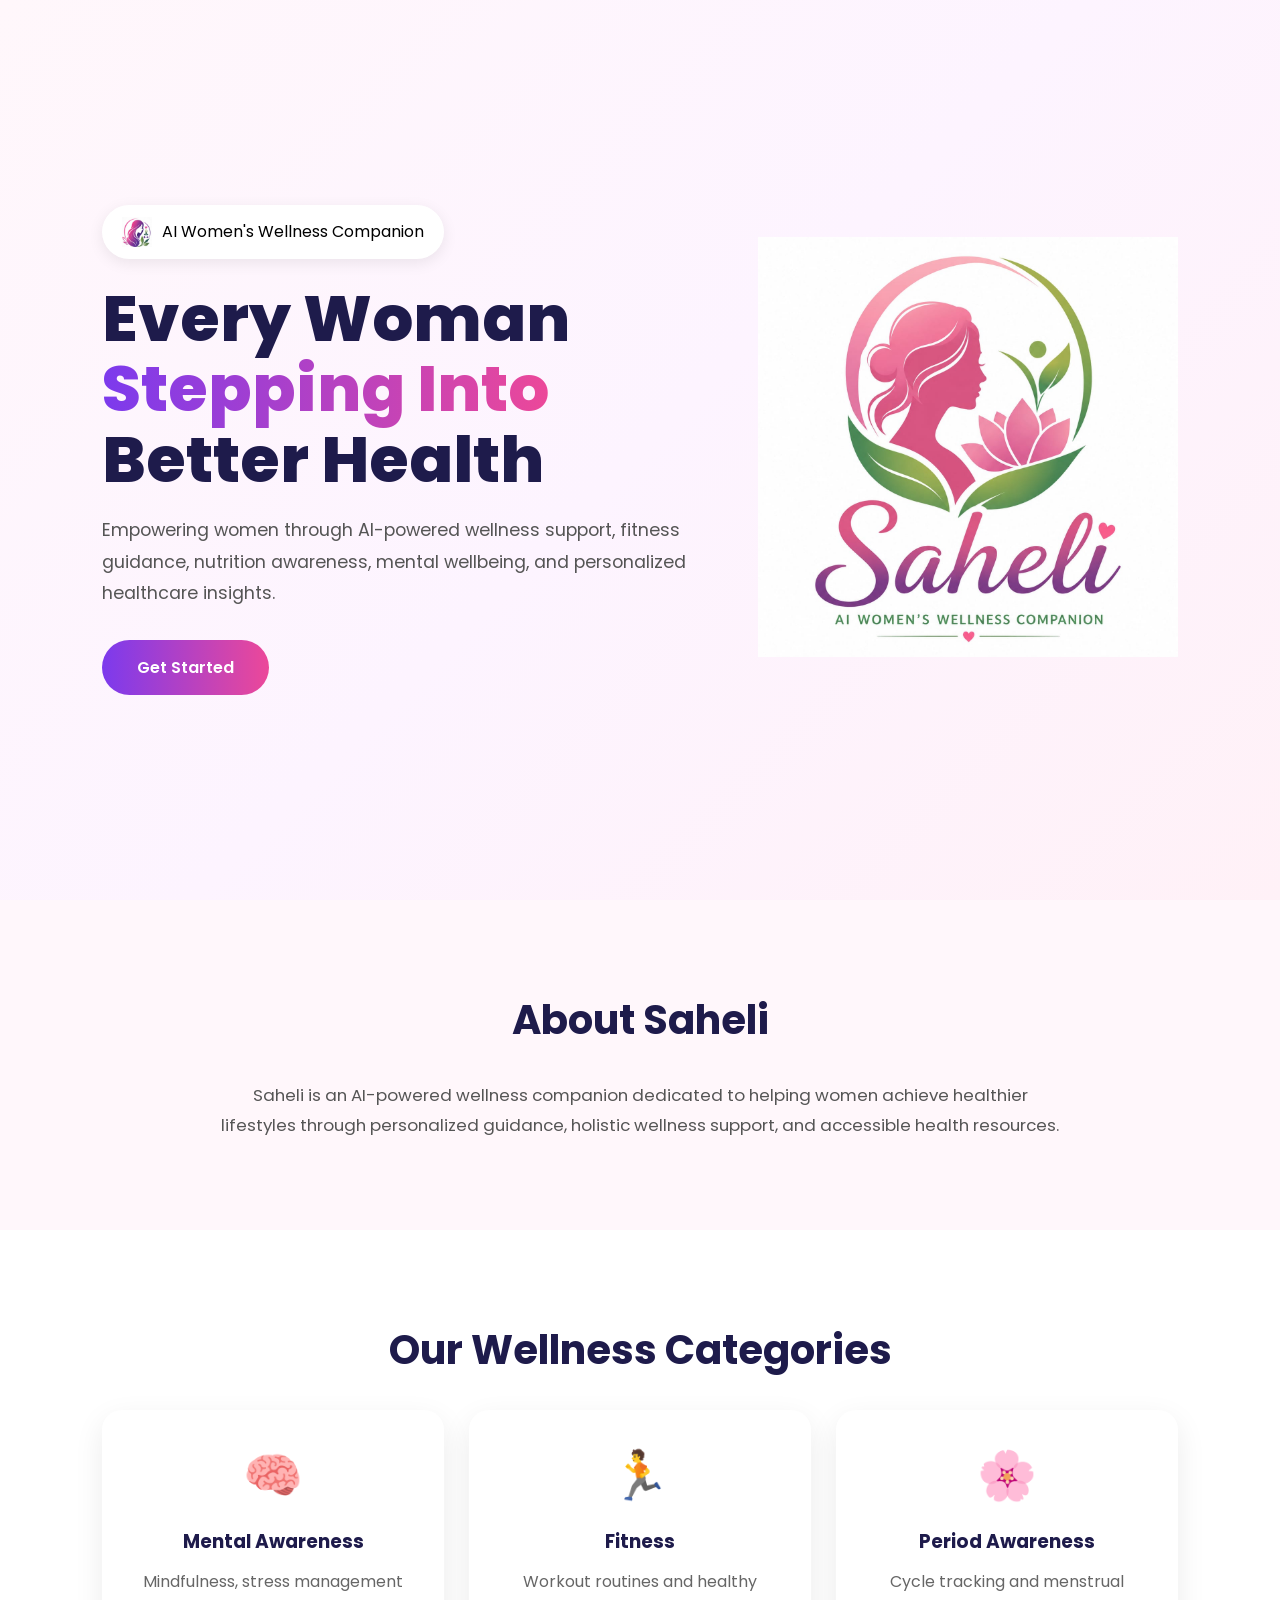
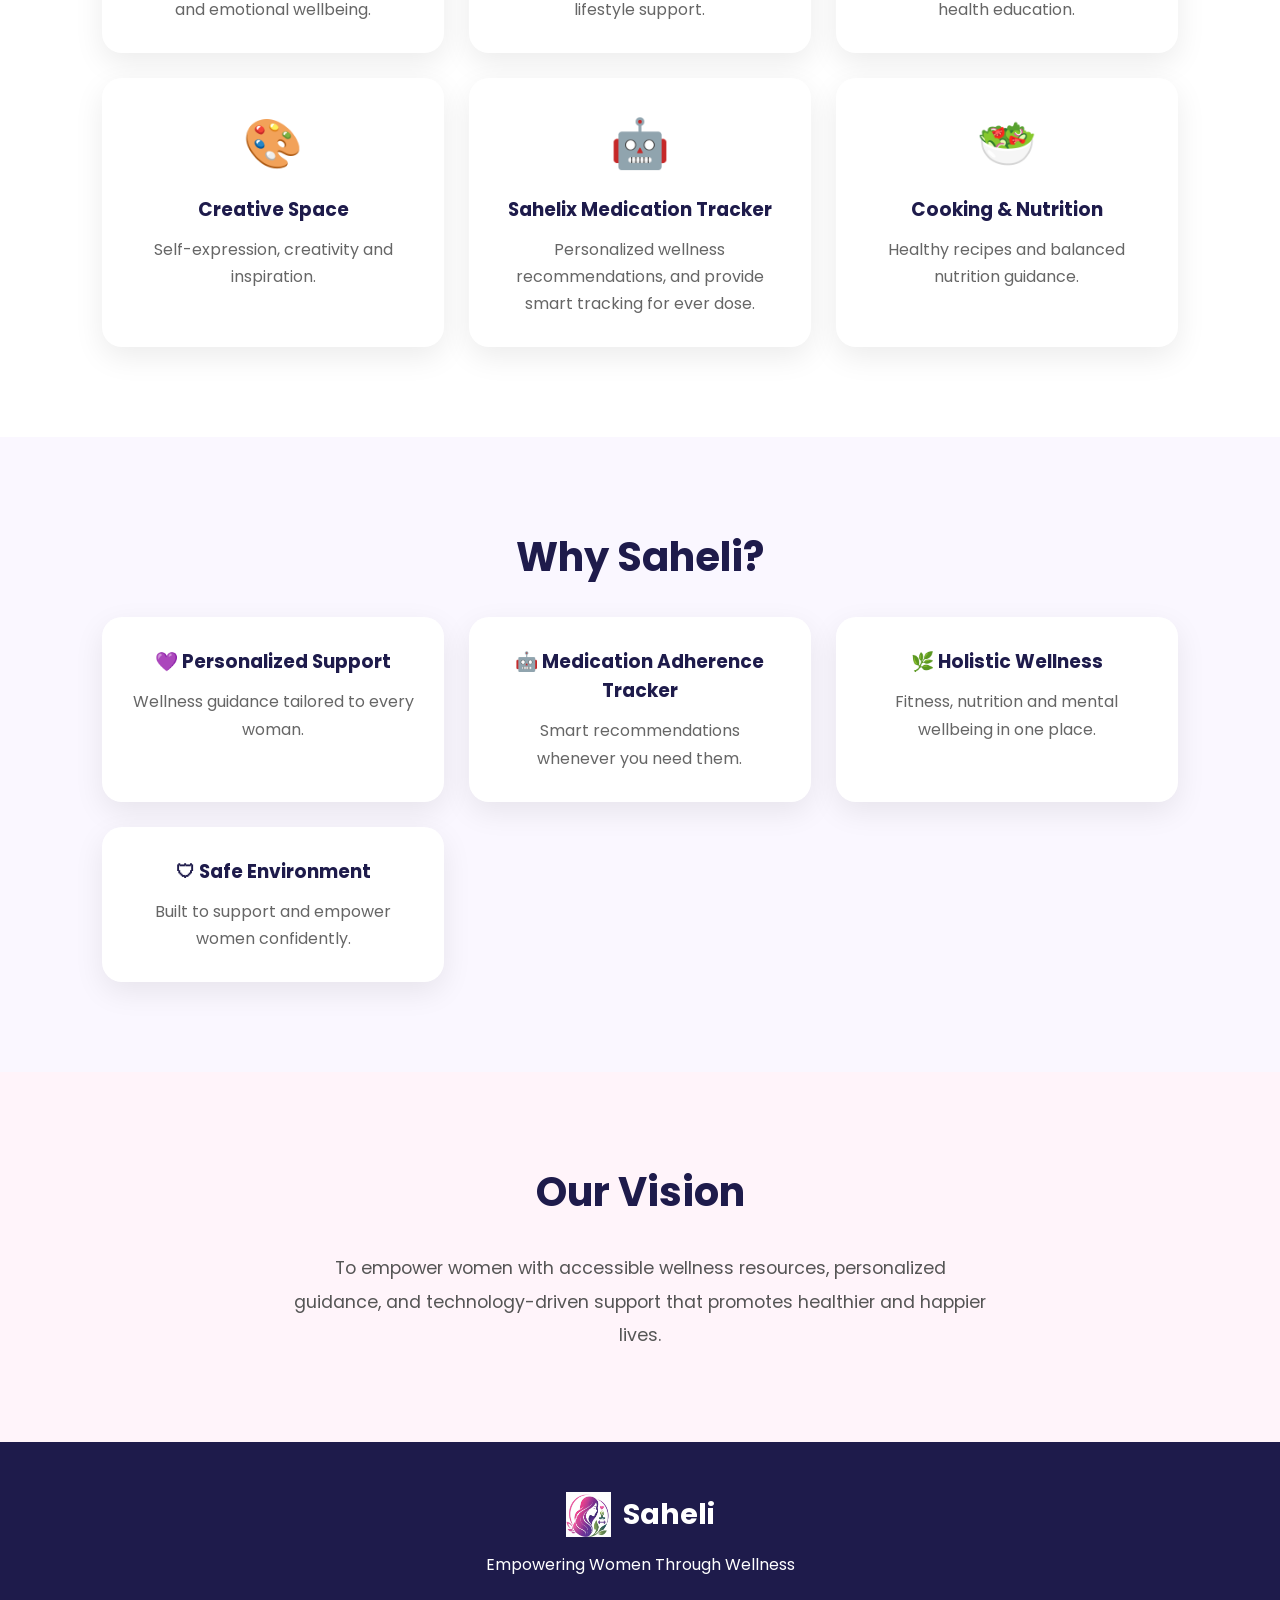
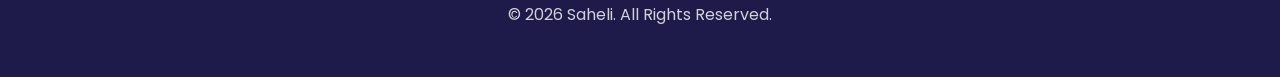
<file: index.html>
<!DOCTYPE html>
<html lang="en">

<head>
  <meta charset="UTF-8" />
  <meta name="viewport" content="width=device-width, initial-scale=1.0" />

  <title>Saheli - Women's Wellness Companion</title>

  <link href="https://fonts.googleapis.com/css2?family=Poppins:wght@300;400;500;600;700;800&display=swap" rel="stylesheet">

  <link rel="stylesheet" href="https://unpkg.com/aos@2.3.1/dist/aos.css" />

  <link rel="stylesheet" href="style.css">
</head>

<body>

  <!-- HERO -->

  <section class="hero">

    <div class="hero-content">

      <div class="badge" data-aos="fade-down">
        <img src="l.jpeg" alt="Saheli Logo">
        <span>AI Women's Wellness Companion</span>
      </div>

      <h1 data-aos="fade-up">
        Every Woman <br>
        <span>Stepping Into</span> <br>
        Better Health
      </h1>

      <p data-aos="fade-up" data-aos-delay="200">
        Empowering women through AI-powered wellness support,
        fitness guidance, nutrition awareness, mental wellbeing,
        and personalized healthcare insights.
      </p>

      <a href="home.html " ><button class="btn" data-aos="fade-up" data-aos-delay="400">
        Get Started
      </button></a>

    </div>

    <div class="hero-image" data-aos="zoom-in">
      <img src="h.jpeg" alt="Saheli">
    </div>

  </section>

  <!-- ABOUT -->

  <section class="about">

    <h2 data-aos="fade-up">About Saheli</h2>

    <p data-aos="fade-up" data-aos-delay="200">
      Saheli is an AI-powered wellness companion dedicated to helping women
      achieve healthier lifestyles through personalized guidance, holistic
      wellness support, and accessible health resources.
    </p>

  </section>

  <!-- CATEGORIES -->

  <section class="categories">

    <h2 data-aos="fade-up">Our Wellness Categories</h2>

    <div class="cards">

      <div class="card" data-aos="fade-up">
        <div class="icon">🧠</div>
        <h3>Mental Awareness</h3>
        <p>Mindfulness, stress management and emotional wellbeing.</p>
      </div>

      <div class="card" data-aos="fade-up" data-aos-delay="100">
        <div class="icon">🏃</div>
        <h3>Fitness</h3>
        <p>Workout routines and healthy lifestyle support.</p>
      </div>

      <div class="card" data-aos="fade-up" data-aos-delay="200">
        <div class="icon">🌸</div>
        <h3>Period Awareness</h3>
        <p>Cycle tracking and menstrual health education.</p>
      </div>

      <div class="card" data-aos="fade-up" data-aos-delay="300">
        <div class="icon">🎨</div>
        <h3>Creative Space</h3>
        <p>Self-expression, creativity and inspiration.</p>
      </div>

      <div class="card" data-aos="fade-up" data-aos-delay="400">
        <div class="icon">🤖</div>
        <h3>Sahelix Medication Tracker</h3>
        <p>Personalized wellness recommendations, and provide smart tracking for ever dose.</p>
      </div>

      <div class="card" data-aos="fade-up" data-aos-delay="500">
        <div class="icon">🥗</div>
        <h3>Cooking & Nutrition</h3>
        <p>Healthy recipes and balanced nutrition guidance.</p>
      </div>

    </div>

  </section>

  <!-- WHY SAHELI -->

  <section class="why">

    <h2 data-aos="fade-up">Why Saheli?</h2>

    <div class="cards">

      <div class="card" data-aos="fade-up">
        <h3>💜 Personalized Support</h3>
        <p>Wellness guidance tailored to every woman.</p>
      </div>

      <div class="card" data-aos="fade-up" data-aos-delay="100">
        <h3>🤖 Medication Adherence Tracker</h3>
        <p>Smart recommendations whenever you need them.</p>
      </div>

      <div class="card" data-aos="fade-up" data-aos-delay="200">
        <h3>🌿 Holistic Wellness</h3>
        <p>Fitness, nutrition and mental wellbeing in one place.</p>
      </div>

      <div class="card" data-aos="fade-up" data-aos-delay="300">
        <h3>🛡 Safe Environment</h3>
        <p>Built to support and empower women confidently.</p>
      </div>

    </div>

  </section>

  <!-- VISION -->

  <section class="vision">

    <h2 data-aos="fade-up">Our Vision</h2>

    <p data-aos="fade-up" data-aos-delay="200">
      To empower women with accessible wellness resources,
      personalized guidance, and technology-driven support
      that promotes healthier and happier lives.
    </p>

  </section>

  <!-- FOOTER -->

  <footer>

    <div class="footer-brand">

      <img src="l.jpeg" alt="logo">

      <h3>Saheli</h3>

    </div>

    <p>Empowering Women Through Wellness</p>

    <p class="copyright">
      © 2026 Saheli. All Rights Reserved.
    </p>

  </footer>

  <script src="https://unpkg.com/aos@2.3.1/dist/aos.js"></script>

  <script>
    AOS.init({
      duration: 1000,
      once: true
    });
  </script>

</body>

</html>
</file>
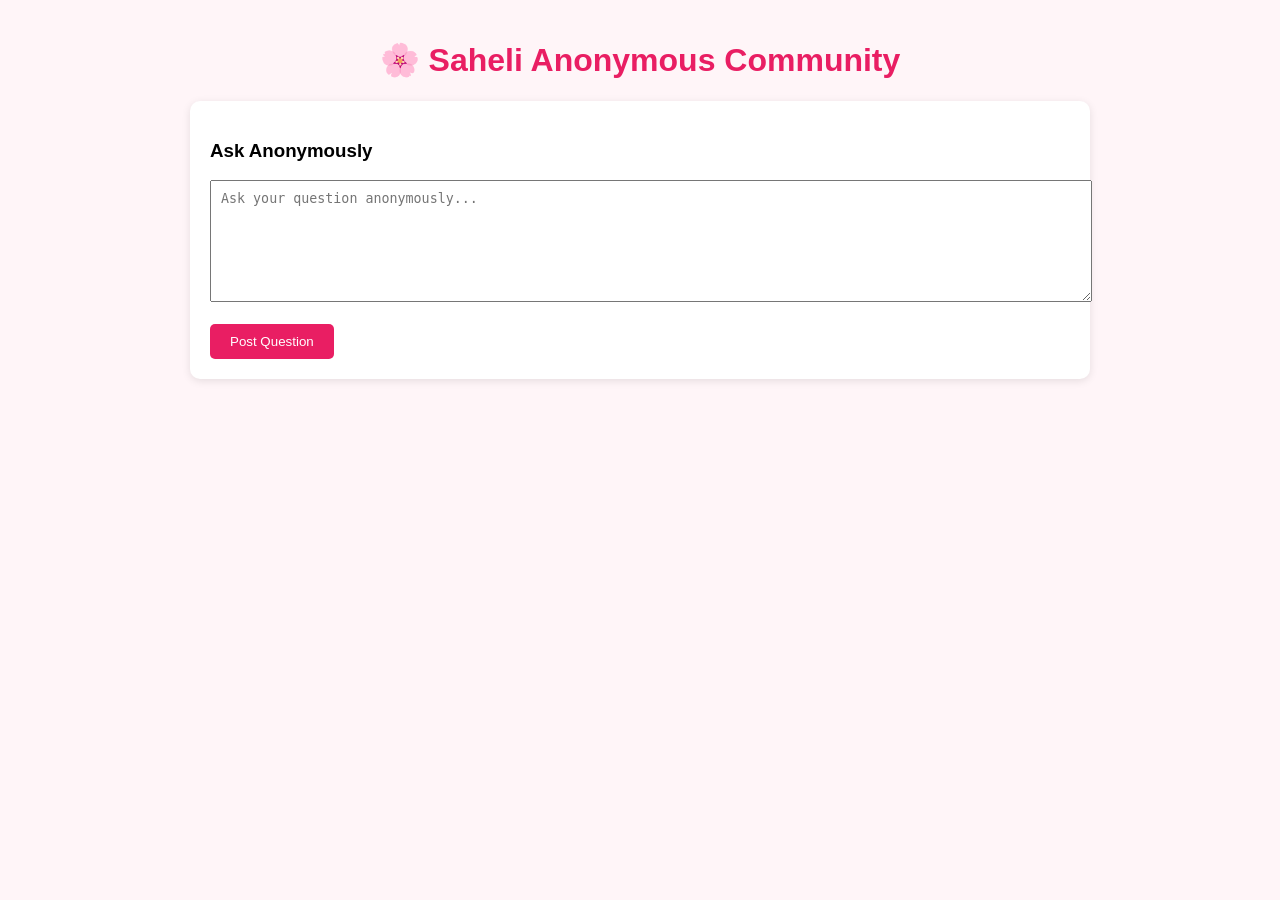
<file: community.html>
<!DOCTYPE html>
<html>
<head>
<meta charset="UTF-8">
<meta name="viewport" content="width=device-width, initial-scale=1.0">
<title>Saheli Anonymous Community</title>

<style>
body{
    font-family:Arial,sans-serif;
    background:#fff5f8;
    margin:0;
    padding:20px;
}

h1{
    text-align:center;
    color:#e91e63;
}

.container{
    max-width:900px;
    margin:auto;
}

.card{
    background:white;
    padding:20px;
    margin:15px 0;
    border-radius:10px;
    box-shadow:0 2px 8px rgba(0,0,0,.1);
}

textarea{
    width:100%;
    min-height:100px;
    padding:10px;
}

button{
    background:#e91e63;
    color:white;
    border:none;
    padding:10px 20px;
    border-radius:5px;
    cursor:pointer;
}

.reply-box{
    width:100%;
    margin-top:10px;
}

.reply{
    background:#f7f7f7;
    padding:10px;
    border-radius:6px;
    margin-top:8px;
}
</style>
</head>

<body>

<div class="container">

<h1>🌸 Saheli Anonymous Community</h1>

<div class="card">
<h3>Ask Anonymously</h3>

<textarea id="question"
placeholder="Ask your question anonymously..."></textarea>

<br><br>

<button onclick="postQuestion()">
Post Question
</button>
</div>

<div id="community"></div>

</div>

<script>

let posts =
JSON.parse(localStorage.getItem("saheli_posts")) || [];

function savePosts(){
localStorage.setItem(
"saheli_posts",
JSON.stringify(posts)
);
}

function postQuestion(){

const question =
document.getElementById("question").value;

if(question.trim()===""){
alert("Enter a question");
return;
}

posts.unshift({
question:question,
replies:[]
});

savePosts();

document.getElementById("question").value="";

renderPosts();
}

function addReply(index){

const input =
document.getElementById("reply-"+index);

const text = input.value;

if(text.trim()==="") return;

posts[index].replies.push(text);

savePosts();

renderPosts();
}

function renderPosts(){

let html="";

posts.forEach((post,index)=>{

html += `
<div class="card">

<h3>Anonymous Question</h3>

<p>${post.question}</p>

<h4>Replies</h4>

${post.replies.map(reply => `
<div class="reply">
${reply}
</div>
`).join("")}

<input
class="reply-box"
id="reply-${index}"
placeholder="Write a reply">

<br><br>

<button onclick="addReply(${index})">
Reply
</button>

</div>
`;
});

document.getElementById("community").innerHTML =
html;
}

renderPosts();

</script>

</body>
</html>
</file>
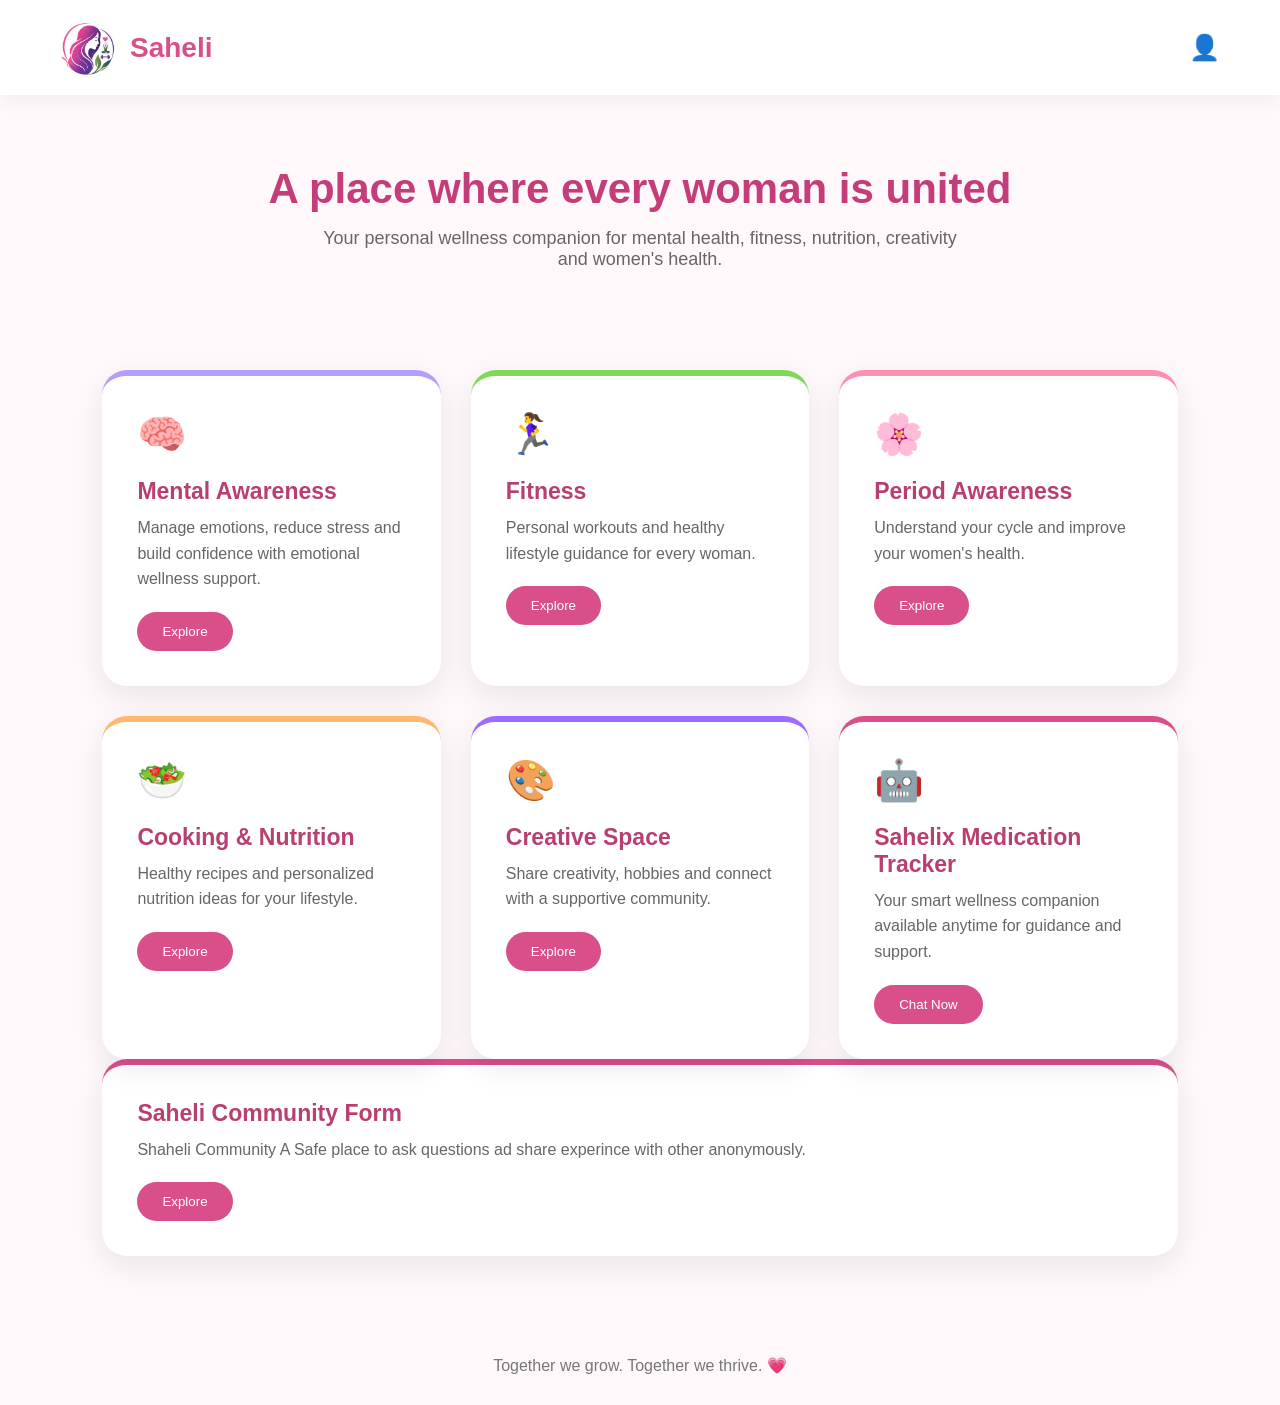
<file: home.html>
<!DOCTYPE html>
<html lang="en">
<head>
<meta charset="UTF-8">
<meta name="viewport" content="width=device-width, initial-scale=1.0">

<title>Saheli | Women's Wellness</title>

<style>

*{
    margin:0;
    padding:0;
    box-sizing:border-box;
    font-family:'Poppins',sans-serif;
}

body{
    background:#fff8fb;
    color:#333;
}


/* Header */

header{
    width:100%;
    padding:20px 60px;
    display:flex;
    justify-content:space-between;
    align-items:center;
    background:white;
    box-shadow:0 5px 20px rgba(0,0,0,0.05);
}


.logo{
    display:flex;
    align-items:center;
    gap:15px;
}


.logo img{
    width:55px;
    height:55px;
    border-radius:50%;
    object-fit:cover;
}


.logo h1{
    color:#d94f8a;
    font-size:28px;
}


.profile{
    font-size:25px;
}



/* Hero Section */

.hero{

    padding:70px 10%;
    text-align:center;

    animation:fadeIn 1s ease;
}


.hero h2{

    font-size:42px;
    color:#c43d78;
    margin-bottom:15px;

}


.hero p{

    font-size:18px;
    color:#666;
    max-width:650px;
    margin:auto;

}



/* Dashboard */

.container{

    padding:30px 8% 70px;

}


.grid{

    display:grid;
    grid-template-columns:repeat(3,1fr);
    gap:30px;

}


/* Cards */


.card{

    padding:35px;
    border-radius:25px;
    background:white;

    box-shadow:
    0 10px 30px rgba(0,0,0,0.08);

    transition:0.4s;

    animation:slideUp 0.8s ease;

}


.card:hover{

    transform:translateY(-10px);

    box-shadow:
    0 20px 40px rgba(0,0,0,0.15);

}


.icon{

    font-size:40px;
    margin-bottom:20px;

}


.card h3{

    font-size:23px;
    margin-bottom:10px;
    color:#b83f72;

}


.card p{

    color:#666;
    line-height:1.6;
    margin-bottom:20px;

}


button{

    border:none;
    padding:12px 25px;
    border-radius:30px;

    background:#d94f8a;
    color:white;

    cursor:pointer;
    transition:.3s;

}


button:hover{

    background:#b7356d;

}



/* Different Card Colors */


.mental{
    border-top:6px solid #b59cff;
}


.fitness{
    border-top:6px solid #7ed957;
}


.period{
    border-top:6px solid #ff8fb1;
}


.nutrition{
    border-top:6px solid #ffb870;
}


.creative{
    border-top:6px solid #9d6cff;
}


.ai{

    border-top:6px solid #d94f8a;

    animation:pulse 2s infinite;

}


/* Footer */

footer{

    text-align:center;
    padding:30px;
    color:#777;

}



/* Animations */


@keyframes fadeIn{

from{
opacity:0;
transform:translateY(30px);
}

to{
opacity:1;
transform:translateY(0);
}

}



@keyframes slideUp{

from{
opacity:0;
transform:translateY(50px);
}

to{
opacity:1;
transform:translateY(0);
}

}



@keyframes pulse{

0%{
box-shadow:0 0 0 rgba(217,79,138,0);
}

50%{
box-shadow:0 0 25px rgba(217,79,138,.4);
}

100%{
box-shadow:0 0 0 rgba(217,79,138,0);
}

}



/* Mobile */

@media(max-width:900px){

header{

padding:20px;

}


.hero h2{

font-size:30px;

}


.grid{

grid-template-columns:1fr;

}


.container{

padding:20px;

}


}
.card-link{
    text-decoration:none;
    color:inherit;
}

</style>


</head>


<body>


<header>

<div class="logo">

<img src="l.jpeg">

<h1>Saheli</h1>

</div>


<div class="profile">

👤

</div>

</header>




<section class="hero">

<h2>
A place where every woman is united
</h2>


<p>
Your personal wellness companion for mental health,
fitness, nutrition, creativity and women's health.
</p>


</section>




<section class="container">


<div class="grid">

<div class="card mental">

<div class="icon">🧠</div>

<h3>Mental Awareness</h3>

<p>
Manage emotions, reduce stress and build confidence
with emotional wellness support.
</p>
<a href="mentalaware.html" class="card-link">

<button>
Explore
</button></a>

</div>




<div class="card fitness">

<div class="icon">🏃‍♀️</div>

<h3>Fitness</h3>

<p>
Personal workouts and healthy lifestyle guidance
for every woman.
</p>
<a href="fitness.html" class="card-link">

<button>
Explore
</button></a>

</div>





<div class="card period">

<div class="icon">🌸</div>

<h3>Period Awareness</h3>

<p>
Understand your cycle and improve your women's health.
</p>
<a href="period.html" class="card-link">

<button>
Explore
</button></a>

</div>

<div class="card nutrition">

<div class="icon">🥗</div>

<h3>Cooking & Nutrition</h3>

<p>
Healthy recipes and personalized nutrition ideas
for your lifestyle.
</p>
<a href="COOK.HTML">

<button>
Explore
</button></a>

</div>
<div class="card creative">

<div class="icon">🎨</div>

<h3>Creative Space</h3>

<p>
Share creativity, hobbies and connect with
a supportive community.
</p>
<a href="creative.html" class="card-link">

<button>
Explore
</button>
</a>
</div>
<div class="card ai">

<div class="icon">🤖</div>

<h3>Sahelix Medication Tracker</h3>

<p>
Your smart wellness companion available anytime
for guidance and support.
</p>
<a href="sahelix.html" class="card-link">


<button>
Chat Now
</button>
</a>
</div>
</div>
<div class="card ai">
    <h3>
        Saheli Community Form 
    </h3>
    <P>
        Shaheli Community A Safe place to ask questions ad share experince with other anonymously.
    
    </P>
    <a href="community.html" class="card-link">
        <button>
            Explore
        </button>
    </a>
</div>

</section>
<footer>

Together we grow. Together we thrive. 💗

</footer>


</body>

</html>
</file>
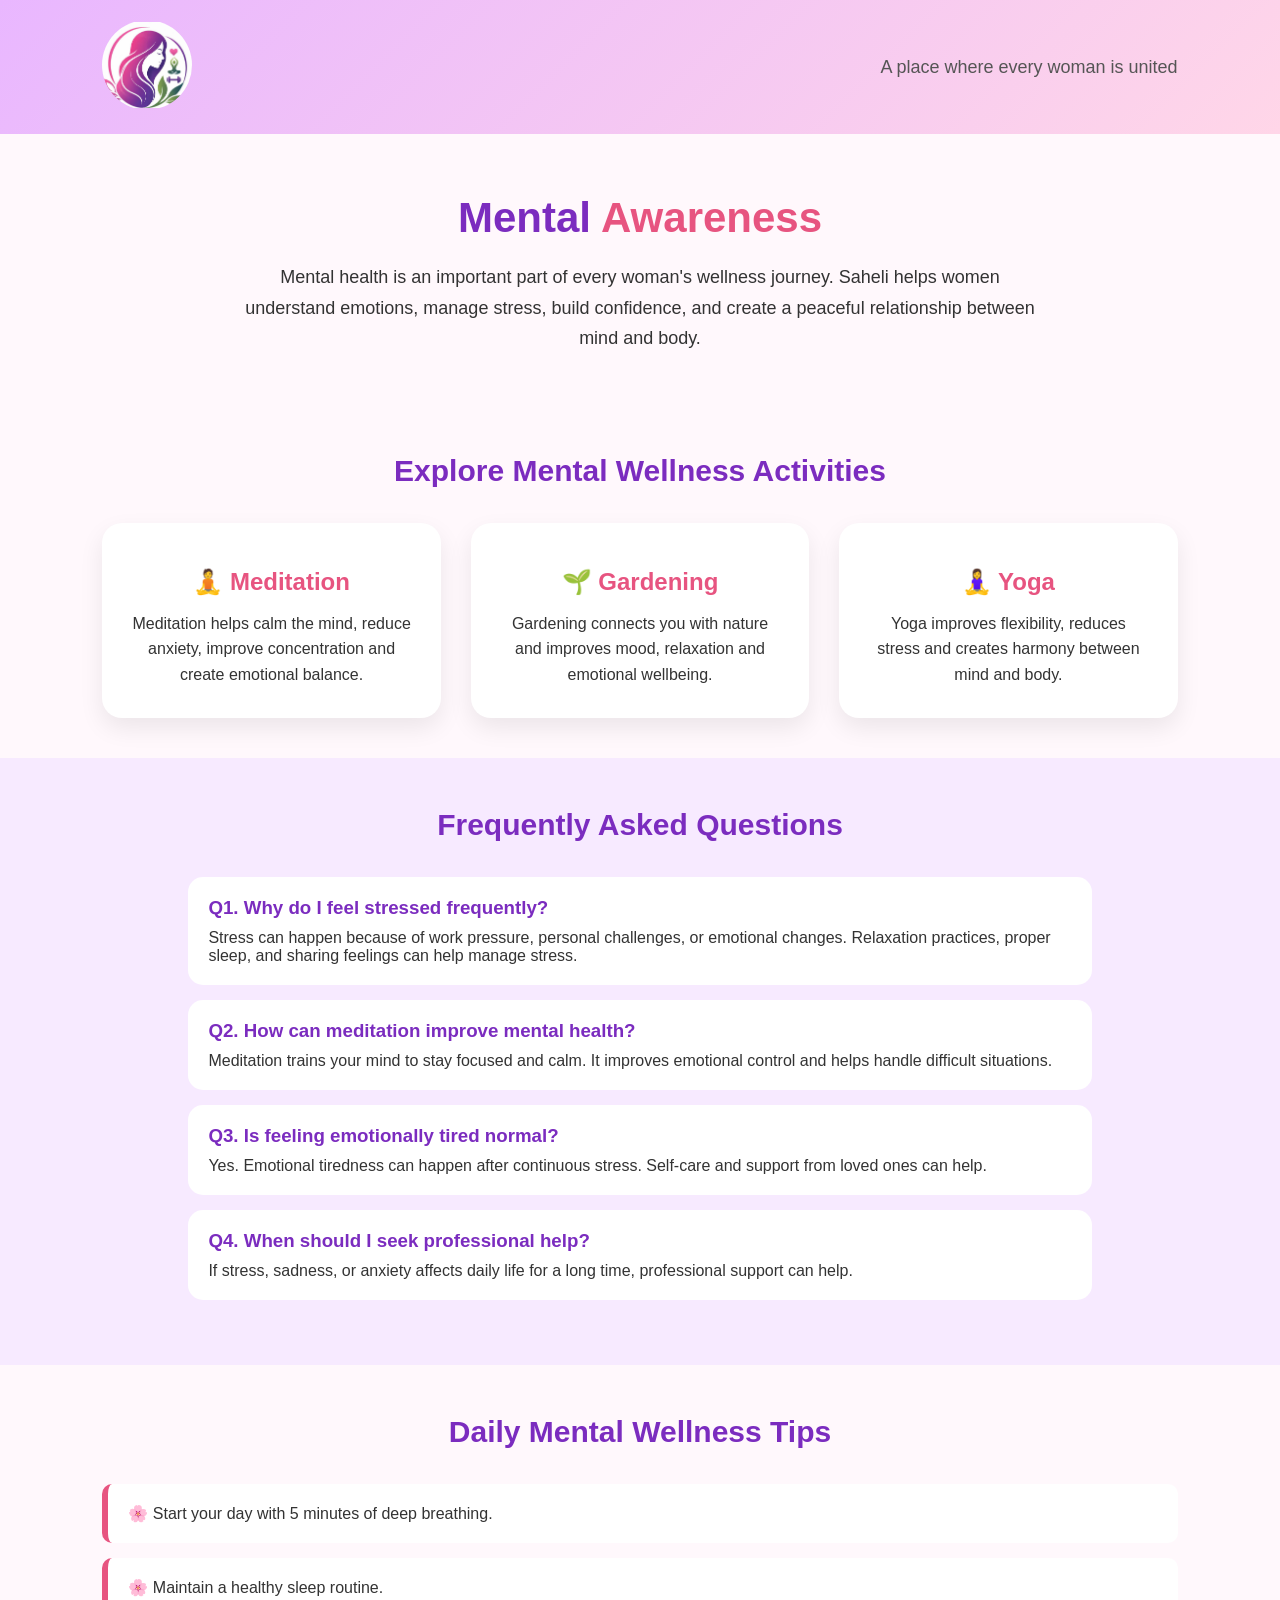
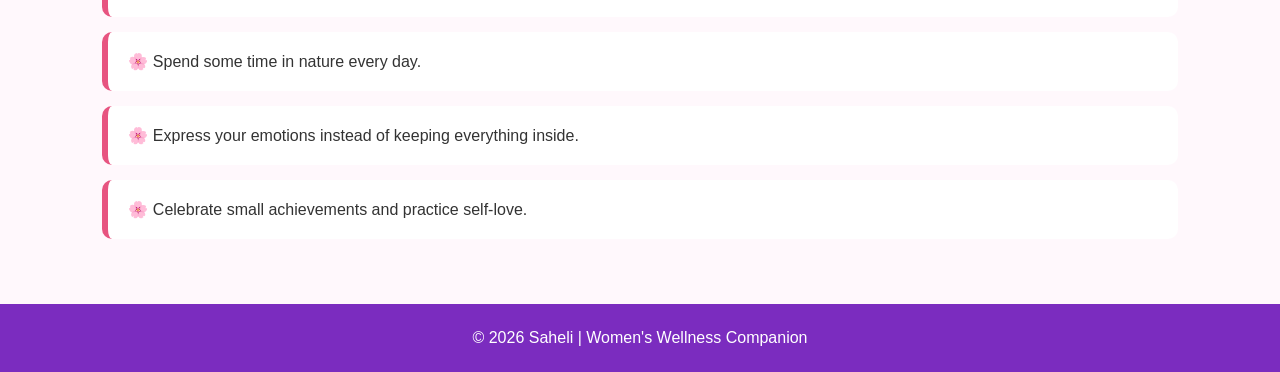
<file: mentalaware.html>
<!DOCTYPE html>
<html lang="en">

<head>
<meta charset="UTF-8">
<meta name="viewport" content="width=device-width, initial-scale=1.0">

<title>Saheli - Mental Awareness</title>

<style>

*{
    margin:0;
    padding:0;
    box-sizing:border-box;
    font-family:'Segoe UI',sans-serif;
}

body{
    background:#fff8fc;
    color:#333;
}


/* Header */

header{
    background:linear-gradient(135deg,#e9b7ff,#ffd6e8);
    padding:20px 8%;
    display:flex;
    justify-content:space-between;
    align-items:center;
}

.logo-img{
    width:90px;
    height:90px;
    object-fit:contain;
    border-radius:50%;
}

header p{
    font-size:18px;
    color:#555;
    font-weight:500;
}


/* Hero */

.hero{
    text-align:center;
    padding:60px 10%;
    animation:fade 1s ease;
}

.hero h1{
    font-size:42px;
    color:#7b2cbf;
    margin-bottom:20px;
}

.hero span{
    color:#e75480;
}

.hero p{
    max-width:800px;
    margin:auto;
    line-height:1.7;
    font-size:18px;
}


/* Cards */

.container{
    padding:40px 8%;
}

.title{
    text-align:center;
    font-size:30px;
    color:#7b2cbf;
    margin-bottom:35px;
}


.cards{
    display:grid;
    grid-template-columns:repeat(auto-fit,minmax(250px,1fr));
    gap:30px;
}


.card-link{
    text-decoration:none;
    color:inherit;
}


.card{
    background:white;
    padding:30px;
    border-radius:20px;
    box-shadow:0 10px 25px rgba(0,0,0,0.08);
    text-align:center;
    transition:.4s;
}


.card:hover{
    transform:translateY(-10px);
}


.card h2{
    color:#e75480;
    margin:15px;
}


.card p{
    line-height:1.6;
}


/* FAQ */

.faq{
    background:#f7eaff;
    padding:50px 8%;
}


.question{
    background:white;
    padding:20px;
    margin:15px 8%;
    border-radius:15px;
}


.question h3{
    color:#7b2cbf;
    margin-bottom:10px;
}


/* Tips */

.tips{
    padding:50px 8%;
}


.tip-box{
    background:white;
    border-left:6px solid #e75480;
    padding:20px;
    margin:15px 0;
    border-radius:10px;
}


/* Footer */

footer{
    text-align:center;
    padding:25px;
    background:#7b2cbf;
    color:white;
}


/* Animation */

@keyframes fade{

from{
opacity:0;
transform:translateY(30px);
}

to{
opacity:1;
transform:translateY(0);
}

}

</style>

</head>


<body>


<header>

<div>
<img class="logo-img" src="l.jpeg" alt="Saheli Logo">
</div>

<p>
A place where every woman is united
</p>

</header>



<section class="hero">

<h1>
Mental <span>Awareness</span>
</h1>

<p>
Mental health is an important part of every woman's wellness journey.
Saheli helps women understand emotions, manage stress, build confidence,
and create a peaceful relationship between mind and body.
</p>

</section>



<section class="container">

<h2 class="title">
Explore Mental Wellness Activities
</h2>


<div class="cards">


<!-- Meditation -->

<a href="meditation.html" class="card-link">

<div class="card">

<h2>🧘 Meditation</h2>

<p>
Meditation helps calm the mind, reduce anxiety,
improve concentration and create emotional balance.
</p>

</div>

</a>



<!-- Gardening -->

<a href="gardening.html" class="card-link">

<div class="card">

<h2>🌱 Gardening</h2>

<p>
Gardening connects you with nature and improves
mood, relaxation and emotional wellbeing.
</p>

</div>

</a>



<!-- Yoga -->

<a href="yoga.html" class="card-link">

<div class="card">

<h2>🧘‍♀️ Yoga</h2>

<p>
Yoga improves flexibility, reduces stress and
creates harmony between mind and body.
</p>

</div>

</a>


</div>

</section>




<section class="faq">

<h2 class="title">
Frequently Asked Questions
</h2>


<div class="question">

<h3>
Q1. Why do I feel stressed frequently?
</h3>

<p>
Stress can happen because of work pressure, personal challenges,
or emotional changes. Relaxation practices, proper sleep,
and sharing feelings can help manage stress.
</p>

</div>



<div class="question">

<h3>
Q2. How can meditation improve mental health?
</h3>

<p>
Meditation trains your mind to stay focused and calm.
It improves emotional control and helps handle difficult situations.
</p>

</div>



<div class="question">

<h3>
Q3. Is feeling emotionally tired normal?
</h3>

<p>
Yes. Emotional tiredness can happen after continuous stress.
Self-care and support from loved ones can help.
</p>

</div>



<div class="question">

<h3>
Q4. When should I seek professional help?
</h3>

<p>
If stress, sadness, or anxiety affects daily life for a long time,
professional support can help.
</p>

</div>


</section>



<section class="tips">


<h2 class="title">
Daily Mental Wellness Tips
</h2>


<div class="tip-box">
🌸 Start your day with 5 minutes of deep breathing.
</div>


<div class="tip-box">
🌸 Maintain a healthy sleep routine.
</div>


<div class="tip-box">
🌸 Spend some time in nature every day.
</div>


<div class="tip-box">
🌸 Express your emotions instead of keeping everything inside.
</div>


<div class="tip-box">
🌸 Celebrate small achievements and practice self-love.
</div>


</section>



<footer>

© 2026 Saheli | Women's Wellness Companion

</footer>


</body>
</html>
</file>
<file: style.css>
*{
margin:0;
padding:0;
box-sizing:border-box;
font-family:'Poppins',sans-serif;
}

html{
scroll-behavior:smooth;
}

body{
background:#fff;
overflow-x:hidden;
}

/* HERO */

.hero{
min-height:100vh;
display:flex;
align-items:center;
justify-content:space-between;
padding:50px 8%;
gap:50px;

background:
linear-gradient(
135deg,
#fff7fb 0%,
#fdf4ff 50%,
#fff1f7 100%);
}

.hero-content{
flex:1;
}

.badge{
display:inline-flex;
align-items:center;
gap:10px;
background:white;
padding:12px 20px;
border-radius:30px;
box-shadow:0 4px 15px rgba(0,0,0,0.08);
margin-bottom:25px;
}

.badge img{
width:30px;
height:30px;
}

.hero h1{
font-size:4rem;
font-weight:800;
line-height:1.1;
color:#1E1B4B;
margin-bottom:20px;
}

.hero h1 span{
background:linear-gradient(90deg,#7C3AED,#EC4899);
-webkit-background-clip:text;
-webkit-text-fill-color:transparent;
}

.hero p{
font-size:1.1rem;
line-height:1.8;
color:#555;
margin-bottom:30px;
max-width:600px;
}

.btn{
border:none;
padding:15px 35px;
border-radius:40px;
font-size:1rem;
font-weight:600;
cursor:pointer;
background:linear-gradient(90deg,#7C3AED,#EC4899);
color:white;
transition:0.3s;
}

.btn:hover{
transform:translateY(-4px);
}

.hero-image img{
width:420px;
max-width:100%;
animation:float 4s ease-in-out infinite;
}

@keyframes float{

0%{
transform:translateY(0);
}

50%{
transform:translateY(-12px);
}

100%{
transform:translateY(0);
}

}

/* SECTION */

section{
padding:90px 8%;
}

section h2{
text-align:center;
font-size:2.5rem;
color:#1E1B4B;
margin-bottom:30px;
}

.about{
background:#fff7fb;
}

.about p{
max-width:850px;
margin:auto;
text-align:center;
line-height:1.8;
font-size:1.05rem;
color:#555;
}

/* CARDS */

.cards{
display:grid;
grid-template-columns:repeat(auto-fit,minmax(260px,1fr));
gap:25px;
}

.card{
background:white;
padding:30px;
border-radius:20px;
text-align:center;
box-shadow:0 10px 30px rgba(0,0,0,0.08);
transition:0.4s;
}

.card:hover{
transform:translateY(-10px);
box-shadow:0 15px 35px rgba(0,0,0,0.12);
}

.icon{
font-size:3rem;
margin-bottom:15px;
}

.card h3{
margin-bottom:12px;
color:#1E1B4B;
}

.card p{
color:#666;
line-height:1.7;
}

/* WHY */

.why{
background:#faf7ff;
}

/* VISION */

.vision{
background:#fff4fa;
text-align:center;
}

.vision p{
max-width:700px;
margin:auto;
font-size:1.1rem;
line-height:1.9;
color:#555;
}

/* FOOTER */

footer{
background:#1E1B4B;
color:white;
text-align:center;
padding:50px 20px;
}

.footer-brand{
display:flex;
justify-content:center;
align-items:center;
gap:12px;
margin-bottom:15px;
}

.footer-brand img{
width:45px;
height:45px;
}

.footer-brand h3{
font-size:1.8rem;
}

footer p{
margin-top:10px;
}

.copyright{
margin-top:25px;
opacity:0.8;
}

/* RESPONSIVE */

@media(max-width:900px){

.hero{
flex-direction:column;
text-align:center;
padding-top:80px;
}

.hero p{
margin:auto auto 30px;
}

.hero h1{
font-size:3rem;
}

.hero-image img{
width:300px;
}

section h2{
font-size:2rem;
}
}
</file>
